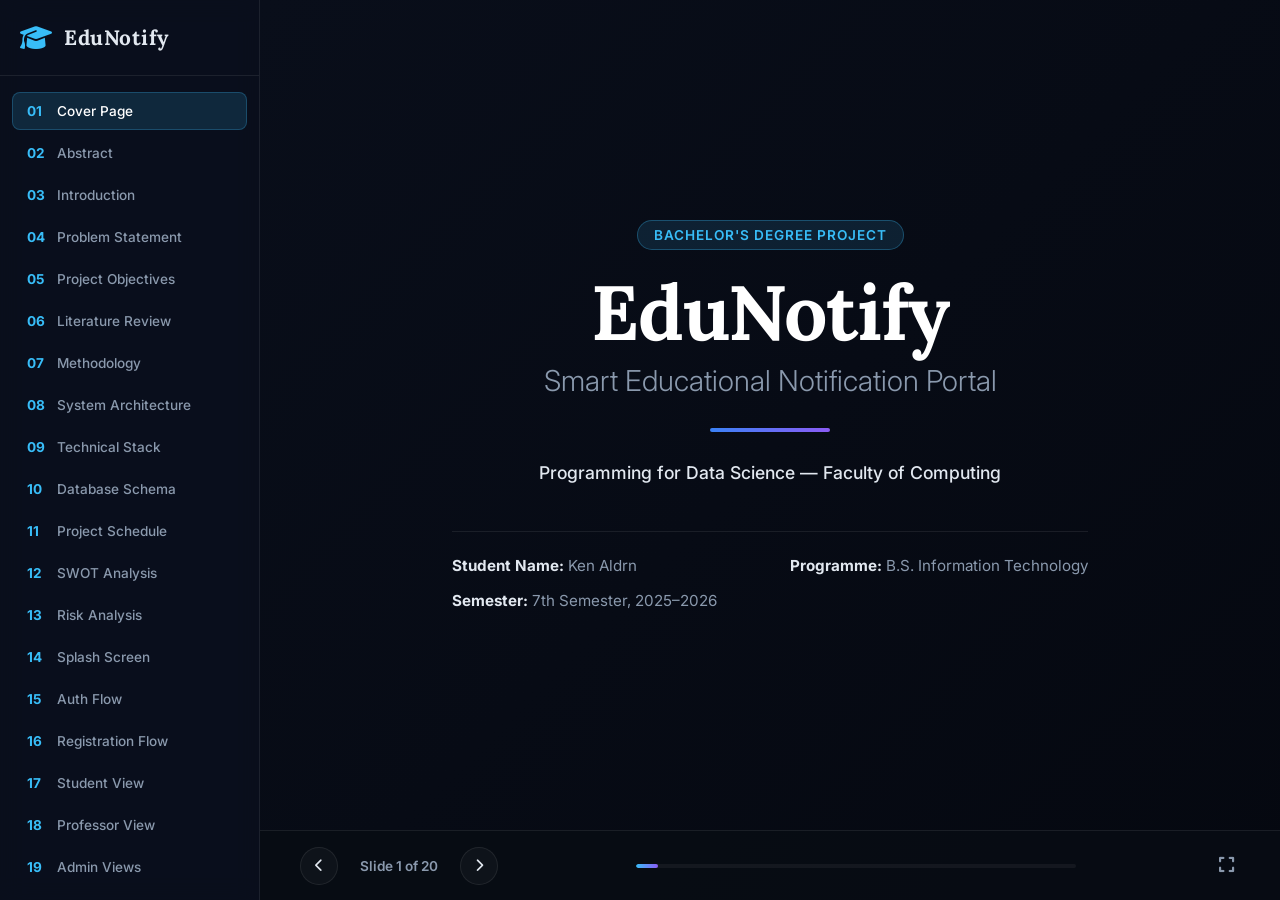
<file: presentation.html>
<!DOCTYPE html>
<html lang="en">
<head>
    <meta charset="UTF-8">
    <meta name="viewport" content="width=device-width, initial-scale=1.0">
    <title>EduNotify Presentation – Smart Educational Notification Portal</title>
    <link href="https://fonts.googleapis.com/css2?family=Lora:ital,wght@0,400;0,600;0,700;1,400&family=Inter:wght@300;400;500;600;700&display=swap" rel="stylesheet">
    <link rel="stylesheet" href="https://cdnjs.cloudflare.com/ajax/libs/font-awesome/6.4.0/css/all.min.css">
    <link rel="stylesheet" href="presentation.css">
</head>
<body>

    <div class="presentation-container">
        
        <!-- Sidebar Navigation -->
        <aside class="presentation-sidebar" id="sidebar">
            <div class="sidebar-header">
                <i class="fa-solid fa-graduation-cap"></i>
                <span>EduNotify</span>
            </div>
            <div class="sidebar-menu" id="sidebar-menu">
                <!-- Javascript will inject list of slides here -->
            </div>
        </aside>

        <!-- Main Slide Area -->
        <main class="slide-viewer">
            
            <div class="slides-container" id="slides-container">
                
                <!-- Slide 1: Cover Page -->
                <section class="slide active" id="slide-1" data-title="Cover Page">
                    <div class="cover-layout">
                        <div class="cover-badge">Bachelor's Degree Project</div>
                        <h1 class="main-title">EduNotify</h1>
                        <p class="main-subtitle">Smart Educational Notification Portal</p>
                        <div class="accent-line"></div>
                        <p class="course-subject">Programming for Data Science — Faculty of Computing</p>
                        <div class="metadata-grid">
                            <div class="meta-item"><strong>Student Name:</strong> Ken Aldrn</div>
                            <div class="meta-item"><strong>Programme:</strong> B.S. Information Technology</div>
                            <div class="meta-item"><strong>Semester:</strong> 7th Semester, 2025–2026</div>
                        </div>
                    </div>
                </section>

                <!-- Slide 2: Abstract / Executive Summary -->
                <section class="slide" id="slide-2" data-title="Abstract">
                    <div class="slide-layout">
                        <h2 class="slide-heading">1. Abstract & Executive Summary</h2>
                        <div class="content-grid col-2">
                            <div class="text-block">
                                <h3 class="highlight-title">The Solution</h3>
                                <p><strong>EduNotify</strong> is a cloud-based, multi-role Smart Notification Portal designed to bridge the communication gap between students, professors, and administrators within academic environments.</p>
                                <p>By organizing notice delivery into tailored role streams, it resolves information fragmentation, delays, and critical missed deadlines.</p>
                            </div>
                            <div class="card-grid">
                                <div class="stat-card blue">
                                    <div class="icon"><i class="fa-solid fa-cloud"></i></div>
                                    <div class="stat-details">
                                        <h4>Cloud Serverless</h4>
                                        <p>Firebase & Vercel integration</p>
                                    </div>
                                </div>
                                <div class="stat-card green">
                                    <div class="icon"><i class="fa-solid fa-user-shield"></i></div>
                                    <div class="stat-details">
                                        <h4>4 User Roles</h4>
                                        <p>Secure authentication & routing</p>
                                    </div>
                                </div>
                                <div class="stat-card purple">
                                    <div class="icon"><i class="fa-solid fa-clock"></i></div>
                                    <div class="stat-details">
                                        <h4>Real-Time Sync</h4>
                                        <p>Live Firestore updates</p>
                                    </div>
                                </div>
                            </div>
                        </div>
                    </div>
                </section>

                <!-- Slide 3: Introduction -->
                <section class="slide" id="slide-3" data-title="Introduction">
                    <div class="slide-layout">
                        <h2 class="slide-heading">2. Introduction & Background</h2>
                        <div class="content-grid col-2">
                            <div class="text-block">
                                <h3>Academic Communication Bottlenecks</h3>
                                <p>Educational institutions generate vast amounts of time-sensitive info daily — exam schedules, deadlines, course revisions, and fee bulletins. Traditional methods like physical notice boards or mass emails fail due to clutter and latency.</p>
                                <ul class="bullet-list">
                                    <li><i class="fa-solid fa-circle-chevron-right text-blue"></i> Physical boards require manual presence</li>
                                    <li><i class="fa-solid fa-circle-chevron-right text-blue"></i> Mass emails suffer from severe spam clutter</li>
                                    <li><i class="fa-solid fa-circle-chevron-right text-blue"></i> Messaging apps lack structure and archiving</li>
                                </ul>
                            </div>
                            <div class="info-box-container">
                                <div class="premium-box">
                                    <h4>Industry Relevance</h4>
                                    <p>Enterprise Student Information Systems (SIS) like Moodle or Canvas are heavy and expensive. EduNotify targets mid-size institutions needing a <strong>rapidly deployable, cost-free, lightweight</strong> notification hub.</p>
                                </div>
                            </div>
                        </div>
                    </div>
                </section>

                <!-- Slide 4: Problem Statement -->
                <section class="slide" id="slide-4" data-title="Problem Statement">
                    <div class="slide-layout">
                        <h2 class="slide-heading">3. Problem Statement & Significance</h2>
                        <div class="content-grid col-2">
                            <div class="text-block">
                                <h3>The Impact of Communication Failures</h3>
                                <p>Missed notice schedules lead directly to missed exams, overdue assignments, and administrative delays. Surveys indicate <strong>67% of university students</strong> miss at least one important notice per semester due to fragmented channels.</p>
                                <h4 class="mt-4">Current System Limitations:</h4>
                                <ul class="bullet-list-tight">
                                    <li><i class="fa-solid fa-xmark text-red"></i> No role-based access control (RBAC)</li>
                                    <li><i class="fa-solid fa-xmark text-red"></i> No persistent notification archive</li>
                                    <li><i class="fa-solid fa-xmark text-red"></i> No centralized user verification auditing</li>
                                    <li><i class="fa-solid fa-xmark text-red"></i> High administrative overhead</li>
                                </ul>
                            </div>
                            <div class="chart-mockup">
                                <h4>Communication Channel Analysis</h4>
                                <div class="bar-chart">
                                    <div class="bar-item">
                                        <span>WhatsApp</span>
                                        <div class="bar-container"><div class="bar-fill red" style="width: 85%">85% Noise</div></div>
                                    </div>
                                    <div class="bar-item">
                                        <span>Emails</span>
                                        <div class="bar-container"><div class="bar-fill orange" style="width: 60%">60% Delayed</div></div>
                                    </div>
                                    <div class="bar-item">
                                        <span>EduNotify</span>
                                        <div class="bar-container"><div class="bar-fill green" style="width: 98%">98% Relevant</div></div>
                                    </div>
                                </div>
                            </div>
                        </div>
                    </div>
                </section>

                <!-- Slide 5: Project Objectives -->
                <section class="slide" id="slide-5" data-title="Project Objectives">
                    <div class="slide-layout">
                        <h2 class="slide-heading">4. Project Objectives</h2>
                        <div class="objectives-grid">
                            <div class="obj-card">
                                <div class="obj-num">01</div>
                                <h3>Secure RBAC</h3>
                                <p>Implement role-based credentials validation and login routing using Firebase Authentication.</p>
                            </div>
                            <div class="obj-card">
                                <div class="obj-num">02</div>
                                <h3>Custom Dashboards</h3>
                                <p>Provide 4 separate interfaces: Student, Professor, Admin, and Super Admin dashboard views.</p>
                            </div>
                            <div class="obj-card">
                                <div class="obj-num">03</div>
                                <h3>Notice Broadcasting</h3>
                                <p>Allow course notice posting by professors and global audience broadcasts by administrative staff.</p>
                            </div>
                            <div class="obj-card">
                                <div class="obj-num">04</div>
                                <h3>Cloud Deployment</h3>
                                <p>Host statically on Vercel Edge CDN with live database bindings and zero infrastructure costs.</p>
                            </div>
                        </div>
                    </div>
                </section>

                <!-- Slide 6: Literature Review -->
                <section class="slide" id="slide-6" data-title="Literature Review">
                    <div class="slide-layout">
                        <h2 class="slide-heading">5. Literature Review & Gap Analysis</h2>
                        <table class="slide-table">
                            <thead>
                                <tr>
                                    <th>System Category</th>
                                    <th>Representative Platform</th>
                                    <th>Core Advantages</th>
                                    <th>Identified Gap / Weakness</th>
                                </tr>
                            </thead>
                            <tbody>
                                <tr>
                                    <td><strong>Enterprise LMS</strong></td>
                                    <td>Moodle, Canvas, Blackboard</td>
                                    <td>Comprehensive feature suites</td>
                                    <td>High cost, steep learning curve, heavy servers</td>
                                </tr>
                                <tr>
                                    <td><strong>Public Cloud LMS</strong></td>
                                    <td>Google Classroom</td>
                                    <td>User-friendly, cost-free</td>
                                    <td>No institutional administrative hierarchy control</td>
                                </tr>
                                <tr>
                                    <td><strong>Social Platforms</strong></td>
                                    <td>WhatsApp, Telegram Groups</td>
                                    <td>Instant delivery, zero setup</td>
                                    <td>No RBAC, unverified posts, no archival structure</td>
                                </tr>
                                <tr class="table-accent">
                                    <td><strong>EduNotify</strong></td>
                                    <td>Custom Cloud Portal</td>
                                    <td>RBAC, modern UI, zero-cost</td>
                                    <td>Early-stage development, lightweight features</td>
                                </tr>
                            </tbody>
                        </table>
                    </div>
                </section>

                <!-- Slide 7: Methodology -->
                <section class="slide" id="slide-7" data-title="Methodology">
                    <div class="slide-layout">
                        <h2 class="slide-heading">6. Proposed Development Methodology</h2>
                        <div class="content-grid col-2">
                            <div class="text-block">
                                <h3>Agile-Inspired Iterative Lifecycle</h3>
                                <p>Developed over a five-week cycle using Agile principles divided into three sprints:</p>
                                <ul class="timeline-list">
                                    <li>
                                        <strong>Sprint 1 (Weeks 1-2): UI/UX Prototyping</strong>
                                        <p>Designing splash animation, forms, and responsive layouts.</p>
                                    </li>
                                    <li>
                                        <strong>Sprint 2 (Week 3): Core Firebase Wiring</strong>
                                        <p>Integrating Auth and Cloud Firestore document read/write handlers.</p>
                                    </li>
                                    <li>
                                        <strong>Sprint 3 (Weeks 4-5): Dashboards & Vercel</strong>
                                        <p>Completing role-specific dashboards, dark theme polishing, and edge CDN deployment.</p>
                                    </li>
                                </ul>
                            </div>
                            <div class="visual-box">
                                <div class="methodology-flow">
                                    <div class="flow-step">Design UI</div>
                                    <div class="flow-arrow"><i class="fa-solid fa-arrow-down"></i></div>
                                    <div class="flow-step">Firebase Integration</div>
                                    <div class="flow-arrow"><i class="fa-solid fa-arrow-down"></i></div>
                                    <div class="flow-step">Dashboards & Routing</div>
                                    <div class="flow-arrow"><i class="fa-solid fa-arrow-down"></i></div>
                                    <div class="flow-step">Deploy & Test</div>
                                </div>
                            </div>
                        </div>
                    </div>
                </section>

                <!-- Slide 8: System Architecture -->
                <section class="slide" id="slide-8" data-title="System Architecture">
                    <div class="slide-layout">
                        <h2 class="slide-heading">7. System Architecture & Flows</h2>
                        <div class="content-grid col-2">
                            <div class="architecture-diagram">
                                <pre class="mono-code">
┌──────────────────────────────────────────────┐
│                  USER BROWSER                │
│  ┌────────────┐  ┌──────────┐  ┌──────────┐  │
│  │ index.html │  │style.css │  │script.js │  │
│  └─────┬──────┘  └──────────┘  └────┬─────┘  │
└────────┼────────────────────────────┼────────┘
         │                            │
         │     Firebase SDK (CDN)     │
         └─────────────┬──────────────┘
                       │
┌──────────────────────▼───────────────────────┐
│              GOOGLE FIREBASE CLOUD           │
│   ┌────────────────────┐ ┌────────────────┐  │
│   │   Firebase Auth    │ │Cloud Firestore │  │
│   │ (Identity Gateway) │ │ (NoSQL Schema) │  │
│   └────────────────────┘ └────────────────┘  │
└──────────────────────────────────────────────┘
                               </pre>
                            </div>
                            <div class="text-block">
                                <h3>Data Pipeline Pipeline</h3>
                                <p><strong>1. Serving:</strong> Vercel hosts static HTML/CSS/JS files, delivered via global edge servers.</p>
                                <p><strong>2. Authentication:</strong> Browser communicates with Firebase Identity servers to validate role login tokens.</p>
                                <p><strong>3. Document Routing:</strong> Profile document fetched by UID from Firestore. Router verifies role matches selection; redirects to proper dashboard.</p>
                            </div>
                        </div>
                    </div>
                </section>

                <!-- Slide 9: Technical Stack -->
                <section class="slide" id="slide-9" data-title="Technical Stack">
                    <div class="slide-layout">
                        <h2 class="slide-heading">8. Technical Implementation Stack</h2>
                        <div class="tech-stack-grid">
                            <div class="tech-card">
                                <div class="tech-icon html5"><i class="fa-brands fa-html5"></i></div>
                                <h3>HTML5</h3>
                                <p>Semantic structures, inputs validation, accessibility attributes.</p>
                            </div>
                            <div class="tech-card">
                                <div class="tech-icon css3"><i class="fa-brands fa-css3-alt"></i></div>
                                <h3>CSS3 Custom</h3>
                                <p>Variables, keyframe animations, glassmorphism filters, responsive grids.</p>
                            </div>
                            <div class="tech-card">
                                <div class="tech-icon js"><i class="fa-brands fa-js"></i></div>
                                <h3>ES2022 JavaScript</h3>
                                <p>Vanilla syntax, async/await bindings, dynamic DOM rendering.</p>
                            </div>
                            <div class="tech-card">
                                <div class="tech-icon firebase"><i class="fa-solid fa-fire"></i></div>
                                <h3>Firebase Cloud</h3>
                                <p>Authentication engine, secure Cloud Firestore NoSQL storage.</p>
                            </div>
                            <div class="tech-card">
                                <div class="tech-icon vercel"><i class="fa-solid fa-triangle-exclamation"></i></div>
                                <h3>Vercel PaaS</h3>
                                <p>Statically compiled edge hosting, auto-build hooks via GitHub.</p>
                            </div>
                        </div>
                    </div>
                </section>

                <!-- Slide 10: Database Schema -->
                <section class="slide" id="slide-10" data-title="Database Schema">
                    <div class="slide-layout">
                        <h2 class="slide-heading">9. NoSQL Firestore Schema Design</h2>
                        <div class="content-grid col-2">
                            <div class="text-block">
                                <h3>The User Schema</h3>
                                <p>Primary Collection: <code>users/{uid}</code></p>
                                <p>Document ID is mapped exactly to the Firebase Authentication UID for high-efficiency, O(1) profile lookups on auth state changes.</p>
                                <h4 class="mt-4">Document Fields:</h4>
                                <ul class="mono-list">
                                    <li><strong>uid:</strong> String (Document key)</li>
                                    <li><strong>firstName:</strong> String (Trimming validated)</li>
                                    <li><strong>lastName:</strong> String (Trimming validated)</li>
                                    <li><strong>email:</strong> String (Auth unique key)</li>
                                    <li><strong>institutionId:</strong> String (Index unique per role)</li>
                                    <li><strong>role:</strong> Enum (student | professor | admin | superadmin)</li>
                                    <li><strong>registered:</strong> Timestamp (Server timestamp)</li>
                                </ul>
                            </div>
                            <div class="visual-box schema-box">
                                <div class="schema-diagram">
                                    <div class="schema-header">Collection: users</div>
                                    <div class="schema-doc">
                                        <strong>Document (UID)</strong>
                                        <pre class="json-code">
{
  "uid": "xKj8m3nPqR...",
  "firstName": "Aisha",
  "lastName": "Rahman",
  "email": "a.rahman@uni.edu",
  "institutionId": "ADM-2026-002",
  "role": "admin",
  "registered": "28/05/2026 15:20"
}
                                        </pre>
                                    </div>
                                </div>
                            </div>
                        </div>
                    </div>
                </section>

                <!-- Slide 11: Work Packages & Timeline -->
                <section class="slide" id="slide-11" data-title="Project Schedule">
                    <div class="slide-layout">
                        <h2 class="slide-heading">10. Work Packages & Project Gantt</h2>
                        <div class="gantt-container">
                            <div class="gantt-header-slide">
                                <div class="task-col">Project Module / Task</div>
                                <div class="weeks-col">
                                    <span>Wk 1</span>
                                    <span>Wk 2</span>
                                    <span>Wk 3</span>
                                    <span>Wk 4</span>
                                    <span>Wk 5</span>
                                </div>
                            </div>
                            <div class="gantt-row-slide">
                                <div class="task-col">Requirements & Architecture</div>
                                <div class="weeks-col"><div class="g-bar bar-1"></div></div>
                            </div>
                            <div class="gantt-row-slide">
                                <div class="task-col">UI Prototyping & Layouts</div>
                                <div class="weeks-col"><div class="g-bar bar-2"></div></div>
                            </div>
                            <div class="gantt-row-slide">
                                <div class="task-col">Firebase Integration & SDK</div>
                                <div class="weeks-col"><div class="g-bar bar-3"></div></div>
                            </div>
                            <div class="gantt-row-slide">
                                <div class="task-col">Dashboard Creation & Routing</div>
                                <div class="weeks-col"><div class="g-bar bar-4"></div></div>
                            </div>
                            <div class="gantt-row-slide">
                                <div class="task-col">Validation, Testing & Deployment</div>
                                <div class="weeks-col"><div class="g-bar bar-5"></div></div>
                            </div>
                        </div>
                    </div>
                </section>

                <!-- Slide 12: SWOT Analysis -->
                <section class="slide" id="slide-12" data-title="SWOT Analysis">
                    <div class="slide-layout">
                        <h2 class="slide-heading">11. SWOT Analysis</h2>
                        <div class="swot-grid-slide">
                            <div class="swot-box-slide strengths">
                                <h3><i class="fa-solid fa-circle-check"></i> Strengths</h3>
                                <ul>
                                    <li>Zero infrastructure cost</li>
                                    <li>Serverless maintenance</li>
                                    <li>Responsive, adaptive layouts</li>
                                    <li>Premium dark glassmorphism</li>
                                </ul>
                            </div>
                            <div class="swot-box-slide weaknesses">
                                <h3><i class="fa-solid fa-circle-exclamation"></i> Weaknesses</h3>
                                <ul>
                                    <li>Client-side code dependency</li>
                                    <li>No offline-mode fallback</li>
                                    <li>Firebase vendor lock-in</li>
                                    <li>Notice CRUD not fully wired</li>
                                </ul>
                            </div>
                            <div class="swot-box-slide opportunities">
                                <h3><i class="fa-solid fa-rocket"></i> Opportunities</h3>
                                <ul>
                                    <li>AI notice smart ranking</li>
                                    <li>PWA offline compilation</li>
                                    <li>Twilio SMS integration</li>
                                    <li>Multi-tenancy structures</li>
                                </ul>
                            </div>
                            <div class="swot-box-slide threats">
                                <h3><i class="fa-solid fa-triangle-exclamation"></i> Threats</h3>
                                <ul>
                                    <li>API key exposure risk</li>
                                    <li>Scale billing pricing tiers</li>
                                    <li>GDPR policy compliance</li>
                                    <li>LMS legacy competitors</li>
                                </ul>
                            </div>
                        </div>
                    </div>
                </section>

                <!-- Slide 13: Risk Analysis -->
                <section class="slide" id="slide-13" data-title="Risk Analysis">
                    <div class="slide-layout">
                        <h2 class="slide-heading">12. Risk Analysis & Mitigation</h2>
                        <table class="slide-table text-sm">
                            <thead>
                                <tr>
                                    <th>Risk Factor</th>
                                    <th>Impact</th>
                                    <th>Likelihood</th>
                                    <th>Mitigation Strategy</th>
                                </tr>
                            </thead>
                            <tbody>
                                <tr>
                                    <td><strong>Firebase Spark Quota limits</strong></td>
                                    <td>High</td>
                                    <td>Medium</td>
                                    <td>Implement client-side session caching; move to Blaze scale tier when active users exceed 500.</td>
                                </tr>
                                <tr>
                                    <td><strong>Unauthorised role escalation</strong></td>
                                    <td>Critical</td>
                                    <td>Low</td>
                                    <td>Enforce server-side security checks directly inside Firestore DB Security Rules, not only in browser routing.</td>
                                </tr>
                                <tr>
                                    <td><strong>Firebase API Key exposure</strong></td>
                                    <td>High</td>
                                    <td>Medium</td>
                                    <td>Configure strict domain locks inside the Google Cloud Console to only allow connections from vercel.app.</td>
                                </tr>
                                <tr>
                                    <td><strong>Cross-browser compatibility</strong></td>
                                    <td>Medium</td>
                                    <td>Medium</td>
                                    <td>Perform browser automated testing on Edge, Chrome, Safari; integrate CSS custom properties fallbacks.</td>
                                </tr>
                            </tbody>
                        </table>
                    </div>
                </section>

                <!-- Slide 14: System Screens - Splash Screen -->
                <section class="slide" id="slide-14" data-title="Splash Screen">
                    <div class="slide-layout">
                        <h2 class="slide-heading">13. System Screens: Splash Intro</h2>
                        <div class="content-grid col-2">
                            <div class="text-block">
                                <h3>First Impression Branding</h3>
                                <p>Upon loading the portal, users are greeted with a premium, animated splash intro to set the visual tone of the platform.</p>
                                <h4>Key Interactions:</h4>
                                <ul class="bullet-list-tight">
                                    <li><i class="fa-solid fa-check text-blue"></i> Smooth fadeIn animations for cap logo</li>
                                    <li><i class="fa-solid fa-check text-blue"></i> SlideUp typography for brand header</li>
                                    <li><i class="fa-solid fa-check text-blue"></i> Custom 2-stage animated loading progress bar</li>
                                    <li><i class="fa-solid fa-check text-blue"></i> Auto redirection to Auth panel in 3.4 seconds</li>
                                </ul>
                            </div>
                            <div class="screenshot-frame">
                                <img src="screenshots/splash.png" alt="Splash Screen">
                                <div class="screenshot-caption">EduNotify Splash Intro</div>
                            </div>
                        </div>
                    </div>
                </section>

                <!-- Slide 15: System Screens - Login & Selection -->
                <section class="slide" id="slide-15" data-title="Auth Flow">
                    <div class="slide-layout">
                        <h2 class="slide-heading">14. System Screens: Authentication Gate</h2>
                        <div class="content-grid col-2">
                            <div class="screenshot-carousel">
                                <div class="carousel-track">
                                    <div class="carousel-item-slide">
                                        <img src="screenshots/login_role.png" alt="Role Selection">
                                        <div class="screenshot-caption">Step 1: Role Selection Grid</div>
                                    </div>
                                    <div class="carousel-item-slide">
                                        <img src="screenshots/login_credentials.png" alt="Credentials Form">
                                        <div class="screenshot-caption">Step 2: Credentials Form View</div>
                                    </div>
                                </div>
                            </div>
                            <div class="text-block">
                                <h3>Secure Role Selection Routing</h3>
                                <p>Bypassing credentials check for incorrect roles via a multi-step login flow.</p>
                                <h4>Security Features:</h4>
                                <ul class="bullet-list-tight">
                                    <li><strong>1. Explicit Role Grid:</strong> Users click their role (Student, Professor, Admin, Super Admin) with targeted hover feedback.</li>
                                    <li><strong>2. Badge Context:</strong> The login form updates dynamically showing the selected role badge.</li>
                                    <li><strong>3. Password Toggle:</strong> Built-in password visibility helper.</li>
                                    <li><strong>4. Session Persistence:</strong> "Remember me" options.</li>
                                </ul>
                            </div>
                        </div>
                    </div>
                </section>

                <!-- Slide 16: System Screens - Registration Flow -->
                <section class="slide" id="slide-16" data-title="Registration Flow">
                    <div class="slide-layout">
                        <h2 class="slide-heading">15. System Screens: Registration Flow</h2>
                        <div class="content-grid col-2">
                            <div class="text-block">
                                <h3>Account Profile Provisioning</h3>
                                <p>A role-aware sign-up workflow that creates the Firebase Authentication account and automatically initializes a Firestore profile document.</p>
                                <h4>Data Validations:</h4>
                                <ul class="bullet-list-tight">
                                    <li><i class="fa-solid fa-shield text-blue"></i> Trims all inputs to remove whitespaces</li>
                                    <li><i class="fa-solid fa-shield text-blue"></i> Email verification validation format checks</li>
                                    <li><i class="fa-solid fa-shield text-blue"></i> Minimum password security limits (8+ chars)</li>
                                    <li><i class="fa-solid fa-shield text-blue"></i> Unique Institution ID query checks on Firestore</li>
                                </ul>
                            </div>
                            <div class="screenshot-carousel">
                                <div class="carousel-track">
                                    <div class="carousel-item-slide">
                                        <img src="screenshots/register_role.png" alt="Register Role">
                                        <div class="screenshot-caption">Step 1: Selecting Registration Role</div>
                                    </div>
                                    <div class="carousel-item-slide">
                                        <img src="screenshots/register_form.png" alt="Register Form">
                                        <div class="screenshot-caption">Step 2: Profile Forms Fields</div>
                                    </div>
                                </div>
                            </div>
                        </div>
                    </div>
                </section>

                <!-- Slide 17: System Screens - Student Dashboard -->
                <section class="slide" id="slide-17" data-title="Student View">
                    <div class="slide-layout">
                        <h2 class="slide-heading">16. Student Dashboard</h2>
                        <div class="content-grid col-2">
                            <div class="screenshot-frame">
                                <img src="screenshots/dash_student.png" alt="Student Dashboard">
                                <div class="screenshot-caption">Student Overview Portal View</div>
                            </div>
                            <div class="text-block">
                                <h3>Academic Schedule & Alerts</h3>
                                <p>Personalized student home hub serving essential notifications and scheduling metrics.</p>
                                <h4>Key Elements:</h4>
                                <ul class="bullet-list-tight">
                                    <li><strong>Stat Cards:</strong> Gradient icon blocks highlighting Active Courses (6), Unread Notices (3), Exams (2), GPA (82%).</li>
                                    <li><strong>Recent Notices:</strong> Filtered urgent/deadline streams (Mid-terms, Library hours).</li>
                                    <li><strong>This Week Schedule:</strong> Timetable display showing courses, room allocations, and professors.</li>
                                </ul>
                            </div>
                        </div>
                    </div>
                </section>

                <!-- Slide 18: System Screens - Professor Dashboard -->
                <section class="slide" id="slide-18" data-title="Professor View">
                    <div class="slide-layout">
                        <h2 class="slide-heading">17. Professor Dashboard</h2>
                        <div class="content-grid col-2">
                            <div class="text-block">
                                <h3>Course Oversight & Notice Posting</h3>
                                <p>Facilitates announcements creation and course listing for academic staff.</p>
                                <h4>Key Actions:</h4>
                                <ul class="bullet-list-tight">
                                    <li><strong>Course Lists:</strong> Responsive lists displaying student count and timing tags.</li>
                                    <li><strong>Post Notice Form:</strong> Interface to choose targeted course, write headline text, type notices body detail, and sync to DB.</li>
                                    <li><strong>Action Feedback:</strong> Toast notifications immediately alert the user upon successful postings.</li>
                                </ul>
                            </div>
                            <div class="screenshot-frame">
                                <img src="screenshots/dash_professor.png" alt="Professor Dashboard">
                                <div class="screenshot-caption">Professor Overview Portal View</div>
                            </div>
                        </div>
                    </div>
                </section>

                <!-- Slide 19: System Screens - Admin Dashboards -->
                <section class="slide" id="slide-19" data-title="Admin Views">
                    <div class="slide-layout">
                        <h2 class="slide-heading">18. Admin & Super Admin Views</h2>
                        <div class="content-grid col-2">
                            <div class="screenshot-carousel">
                                <div class="carousel-track">
                                    <div class="carousel-item-slide">
                                        <img src="screenshots/dash_admin.png" alt="Admin Dashboard">
                                        <div class="screenshot-caption">Admin View: Broadcasting notices</div>
                                    </div>
                                    <div class="carousel-item-slide">
                                        <img src="screenshots/dash_superadmin.png" alt="Super Admin Dashboard">
                                        <div class="screenshot-caption">Super Admin View: Firebase Live Users</div>
                                    </div>
                                </div>
                            </div>
                            <div class="text-block">
                                <h3>System Operations Control</h3>
                                <p>Management dashboards for system-wide auditing and oversight.</p>
                                <h4>Key Functions:</h4>
                                <ul class="bullet-list-tight">
                                    <li><strong>Recent Registrations:</strong> Table displaying new profile updates, roles, and status tags.</li>
                                    <li><strong>Global Broadcasts:</strong> Interface to target audiences (All, Students, Faculty).</li>
                                    <li><strong>Firebase Live Users:</strong> Super Admin real-time table displaying auth logs, and registration stats.</li>
                                    <li><strong>Cloud Status:</strong> Live service uptime checks.</li>
                                </ul>
                            </div>
                        </div>
                    </div>
                </section>

                <!-- Slide 20: Performance & Conclusion -->
                <section class="slide" id="slide-20" data-title="Conclusion">
                    <div class="slide-layout">
                        <h2 class="slide-heading">19. Results, Future Scope & Conclusion</h2>
                        <div class="content-grid col-2">
                            <div class="text-block">
                                <h3>Core Achievements</h3>
                                <p>EduNotify successfully demonstrates a modern, role-aware academic notification pipeline deployable at zero hosting cost.</p>
                                <h4>Future Roadmap:</h4>
                                <ul class="bullet-list-tight">
                                    <li><i class="fa-solid fa-circle-nodes text-blue"></i> Full CRUD database listeners (onSnapshot)</li>
                                    <li><i class="fa-solid fa-circle-nodes text-blue"></i> PWA conversion for offline push updates</li>
                                    <li><i class="fa-solid fa-circle-nodes text-blue"></i> SMS integration using Cloud Functions</li>
                                    <li><i class="fa-solid fa-circle-nodes text-blue"></i> AI notice prioritization (tfjs models)</li>
                                </ul>
                            </div>
                            <div class="visual-box flex-center">
                                <div class="conclusion-badge">
                                    <i class="fa-solid fa-certificate"></i>
                                    <h3>Project Status</h3>
                                    <p class="status-live">● LIVE & DEPLOYED</p>
                                    <p class="project-url">edunotify.vercel.app</p>
                                </div>
                            </div>
                        </div>
                    </div>
                </section>

            </div>

            <!-- Slide Navigation / Controls -->
            <footer class="slide-controls">
                <div class="control-left">
                    <button class="nav-btn" id="prev-btn" title="Previous Slide (Left Arrow)"><i class="fa-solid fa-chevron-left"></i></button>
                    <span class="slide-index" id="slide-index">Slide 1 of 20</span>
                    <button class="nav-btn" id="next-btn" title="Next Slide (Right Arrow/Space)"><i class="fa-solid fa-chevron-right"></i></button>
                </div>
                <div class="control-center">
                    <div class="progress-bar-container">
                        <div class="progress-bar-fill" id="progress-bar"></div>
                    </div>
                </div>
                <div class="control-right">
                    <button class="control-action" id="fullscreen-btn" title="Toggle Fullscreen (F)"><i class="fa-solid fa-expand"></i></button>
                </div>
            </footer>

        </main>

    </div>

    <script src="presentation.js"></script>
</body>
</html>
</file>
<file: presentation.css>
/* ============================================================
   EDUNOTIFY PRESENTATION DECK — CSS STYLESHEET
   ============================================================ */

:root {
    --bg-dark:       #080c14;
    --bg-card:       rgba(20, 27, 45, 0.6);
    --border-glass:  rgba(255, 255, 255, 0.08);
    --text-primary:  #e2e8f0;
    --text-muted:    #8a99ad;
    --text-highlight:#38bdf8;
    
    --blue:          #3b82f6;
    --green:         #10b981;
    --purple:        #8b5cf6;
    --red:           #ef4444;
    --orange:        #f59e0b;
    --gold:          #fbbf24;
    
    --font-serif:    'Lora', Georgia, serif;
    --font-sans:     'Inter', system-ui, sans-serif;
    --sidebar-w:     260px;
}

*, *::before, *::after {
    margin: 0;
    padding: 0;
    box-sizing: border-box;
}

body {
    font-family: var(--font-sans);
    background-color: var(--bg-dark);
    color: var(--text-primary);
    width: 100vw;
    height: 100vh;
    overflow: hidden;
    display: flex;
}

.presentation-container {
    display: flex;
    width: 100%;
    height: 100%;
    position: relative;
}

/* ============================================================
   SIDEBAR NAVIGATION
   ============================================================ */
.presentation-sidebar {
    width: var(--sidebar-w);
    height: 100%;
    background: rgba(10, 15, 30, 0.8);
    backdrop-filter: blur(12px);
    border-right: 1px solid var(--border-glass);
    display: flex;
    flex-direction: column;
    flex-shrink: 0;
    z-index: 10;
    transition: transform 0.3s ease;
}

.sidebar-header {
    padding: 24px 20px;
    display: flex;
    align-items: center;
    gap: 12px;
    border-bottom: 1px solid var(--border-glass);
}

.sidebar-header i {
    font-size: 1.6rem;
    color: var(--text-highlight);
}

.sidebar-header span {
    font-family: var(--font-serif);
    font-size: 1.3rem;
    font-weight: 700;
    letter-spacing: 0.5px;
}

.sidebar-menu {
    flex: 1;
    overflow-y: auto;
    padding: 16px 12px;
    display: flex;
    flex-direction: column;
    gap: 4px;
}

.sidebar-item {
    display: flex;
    align-items: center;
    gap: 10px;
    padding: 10px 14px;
    border-radius: 8px;
    font-size: 0.85rem;
    font-weight: 500;
    color: var(--text-muted);
    text-decoration: none;
    cursor: pointer;
    transition: all 0.2s ease;
    border: 1px solid transparent;
}

.sidebar-item:hover {
    color: var(--text-primary);
    background: rgba(255, 255, 255, 0.04);
}

.sidebar-item.active {
    color: #fff;
    background: rgba(56, 189, 248, 0.15);
    border-color: rgba(56, 189, 248, 0.25);
}

.sidebar-item span.item-num {
    font-weight: 700;
    color: var(--text-highlight);
    width: 20px;
}

/* ============================================================
   MAIN SLIDE VIEWER
   ============================================================ */
.slide-viewer {
    flex: 1;
    height: 100%;
    display: flex;
    flex-direction: column;
    position: relative;
    background: linear-gradient(135deg, #090e1a 0%, #050810 100%);
}

.slides-container {
    flex: 1;
    position: relative;
    overflow: hidden;
    padding: 40px;
}

/* ============================================================
   SLIDE STATES & ANIMATIONS
   ============================================================ */
.slide {
    display: none;
    width: 100%;
    height: 100%;
    position: absolute;
    top: 0; left: 0;
    padding: 40px 60px;
}

.slide.active {
    display: flex;
    flex-direction: column;
    animation: slideFadeIn 0.5s cubic-bezier(0.16, 1, 0.3, 1) forwards;
}

@keyframes slideFadeIn {
    from {
        opacity: 0;
        transform: scale(0.98) translateY(10px);
    }
    to {
        opacity: 1;
        transform: scale(1) translateY(0);
    }
}

/* ============================================================
   SLIDE LAYOUTS
   ============================================================ */
.slide-layout {
    display: flex;
    flex-direction: column;
    height: 100%;
    width: 100%;
}

.slide-heading {
    font-family: var(--font-serif);
    font-size: 2.2rem;
    font-weight: 700;
    margin-bottom: 24px;
    color: #fff;
    position: relative;
    padding-bottom: 12px;
}

.slide-heading::after {
    content: '';
    position: absolute;
    bottom: 0; left: 0;
    width: 60px; height: 3px;
    background: var(--text-highlight);
    border-radius: 2px;
}

.content-grid {
    display: grid;
    gap: 32px;
    flex: 1;
    align-items: center;
}

.content-grid.col-2 {
    grid-template-columns: 1.2fr 1fr;
}

/* ============================================================
   SLIDE 1: COVER LAYOUT
   ============================================================ */
.cover-layout {
    display: flex;
    flex-direction: column;
    justify-content: center;
    align-items: center;
    height: 100%;
    text-align: center;
}

.cover-badge {
    background: rgba(56, 189, 248, 0.12);
    border: 1px solid rgba(56, 189, 248, 0.3);
    color: var(--text-highlight);
    padding: 6px 16px;
    border-radius: 20px;
    font-size: 0.85rem;
    font-weight: 600;
    letter-spacing: 1px;
    text-transform: uppercase;
    margin-bottom: 20px;
}

.main-title {
    font-family: var(--font-serif);
    font-size: 4.8rem;
    font-weight: 700;
    color: #fff;
    line-height: 1.1;
    margin-bottom: 8px;
    letter-spacing: -1px;
}

.main-subtitle {
    font-size: 1.8rem;
    color: var(--text-muted);
    font-weight: 300;
    margin-bottom: 30px;
}

.accent-line {
    width: 120px; height: 4px;
    background: linear-gradient(90deg, var(--blue), var(--purple));
    border-radius: 2px;
    margin-bottom: 30px;
}

.course-subject {
    font-size: 1.1rem;
    font-weight: 500;
    color: var(--text-primary);
    margin-bottom: 48px;
}

.metadata-grid {
    display: grid;
    grid-template-columns: 1fr 1fr;
    gap: 16px 40px;
    max-width: 720px;
    border-top: 1px solid var(--border-glass);
    padding-top: 24px;
}

.meta-item {
    font-size: 0.95rem;
    color: var(--text-muted);
    text-align: left;
}

.meta-item strong {
    color: var(--text-primary);
}

/* ============================================================
   TYPOGRAPHY & BLOCKS
   ============================================================ */
.text-block {
    display: flex;
    flex-direction: column;
    gap: 16px;
}

.text-block h3 {
    font-size: 1.45rem;
    color: #fff;
    font-family: var(--font-serif);
}

.text-block p {
    font-size: 0.98rem;
    line-height: 1.6;
    color: var(--text-muted);
}

.text-block p strong {
    color: var(--text-primary);
}

.bullet-list, .bullet-list-tight {
    list-style: none;
    display: flex;
    flex-direction: column;
}

.bullet-list { gap: 14px; margin-top: 8px; }
.bullet-list-tight { gap: 10px; margin-top: 6px; }

.bullet-list li, .bullet-list-tight li {
    font-size: 0.93rem;
    line-height: 1.5;
    color: var(--text-muted);
    display: flex;
    align-items: flex-start;
    gap: 12px;
}

.bullet-list li i, .bullet-list-tight li i {
    margin-top: 3px;
    font-size: 0.9rem;
}

.mono-list {
    list-style: none;
    display: flex;
    flex-direction: column;
    gap: 8px;
    margin-top: 6px;
    font-family: 'Courier New', Courier, monospace;
}

.mono-list li {
    font-size: 0.88rem;
    color: var(--text-muted);
}

.mono-list li strong {
    color: var(--text-highlight);
}

.text-blue { color: var(--blue); }
.text-red { color: var(--red); }
.mt-4 { margin-top: 16px; }

/* ============================================================
   CARDS & MOCKUPS
   ============================================================ */
.card-grid {
    display: flex;
    flex-direction: column;
    gap: 14px;
}

.stat-card {
    background: var(--bg-card);
    border: 1px solid var(--border-glass);
    border-radius: 12px;
    padding: 16px 20px;
    display: flex;
    align-items: center;
    gap: 16px;
    transition: transform 0.2s;
}

.stat-card:hover {
    transform: translateY(-2px);
}

.stat-card .icon {
    width: 48px; height: 48px;
    border-radius: 50%;
    display: flex;
    align-items: center;
    justify-content: center;
    font-size: 1.25rem;
}

.stat-card.blue .icon { background: rgba(59, 130, 246, 0.1); color: var(--blue); }
.stat-card.green .icon { background: rgba(16, 185, 129, 0.1); color: var(--green); }
.stat-card.purple .icon { background: rgba(139, 92, 246, 0.1); color: var(--purple); }

.stat-details h4 {
    font-size: 1rem;
    font-weight: 600;
    color: #fff;
    margin-bottom: 2px;
}

.stat-details p {
    font-size: 0.82rem;
    color: var(--text-muted);
}

.premium-box {
    background: linear-gradient(135deg, rgba(56, 189, 248, 0.08) 0%, rgba(139, 92, 246, 0.08) 100%);
    border: 1px solid rgba(56, 189, 248, 0.15);
    border-radius: 16px;
    padding: 28px;
    height: 100%;
    display: flex;
    flex-direction: column;
    justify-content: center;
    gap: 12px;
}

.premium-box h4 {
    font-family: var(--font-serif);
    font-size: 1.3rem;
    color: #fff;
}

.premium-box p {
    font-size: 0.92rem;
    line-height: 1.6;
    color: var(--text-muted);
}

/* ============================================================
   CHART MOCKUP
   ============================================================ */
.chart-mockup {
    background: var(--bg-card);
    border: 1px solid var(--border-glass);
    border-radius: 16px;
    padding: 24px;
    width: 100%;
}

.chart-mockup h4 {
    font-size: 1rem;
    color: #fff;
    margin-bottom: 20px;
    font-weight: 600;
}

.bar-chart {
    display: flex;
    flex-direction: column;
    gap: 16px;
}

.bar-item {
    display: flex;
    flex-direction: column;
    gap: 6px;
}

.bar-item span {
    font-size: 0.82rem;
    color: var(--text-muted);
    font-weight: 500;
}

.bar-container {
    height: 24px;
    width: 100%;
    background: rgba(255, 255, 255, 0.04);
    border-radius: 6px;
    overflow: hidden;
}

.bar-fill {
    height: 100%;
    border-radius: 6px;
    display: flex;
    align-items: center;
    padding-left: 12px;
    font-size: 0.78rem;
    font-weight: 600;
    color: #fff;
}

.bar-fill.red { background: linear-gradient(90deg, #ef4444, #f87171); }
.bar-fill.orange { background: linear-gradient(90deg, #f59e0b, #fbbf24); }
.bar-fill.green { background: linear-gradient(90deg, #10b981, #34d399); }

/* ============================================================
   SLIDE 5: OBJECTIVES GRID
   ============================================================ */
.objectives-grid {
    display: grid;
    grid-template-columns: repeat(4, 1fr);
    gap: 20px;
    flex: 1;
    align-items: center;
}

.obj-card {
    background: var(--bg-card);
    border: 1px solid var(--border-glass);
    border-radius: 16px;
    padding: 24px;
    height: 240px;
    display: flex;
    flex-direction: column;
    justify-content: flex-start;
    transition: transform 0.2s, border-color 0.2s;
}

.obj-card:hover {
    transform: translateY(-4px);
    border-color: rgba(56, 189, 248, 0.3);
}

.obj-num {
    font-family: var(--font-serif);
    font-size: 2.2rem;
    font-weight: 700;
    color: var(--text-highlight);
    margin-bottom: 14px;
    line-height: 1;
}

.obj-card h3 {
    font-size: 1.15rem;
    color: #fff;
    margin-bottom: 10px;
    font-weight: 600;
}

.obj-card p {
    font-size: 0.85rem;
    line-height: 1.5;
    color: var(--text-muted);
}

/* ============================================================
   TABLES
   ============================================================ */
.slide-table {
    width: 100%;
    border-collapse: collapse;
    margin-top: 10px;
    background: var(--bg-card);
    border-radius: 12px;
    overflow: hidden;
    border: 1px solid var(--border-glass);
    font-size: 0.88rem;
}

.slide-table th {
    background: rgba(255, 255, 255, 0.05);
    color: #fff;
    padding: 14px 18px;
    font-weight: 600;
    text-align: left;
    border-bottom: 1px solid var(--border-glass);
}

.slide-table td {
    padding: 12px 18px;
    color: var(--text-muted);
    border-bottom: 1px solid rgba(255, 255, 255, 0.04);
}

.slide-table tr:last-child td {
    border-bottom: none;
}

.slide-table tr.table-accent {
    background: rgba(56, 189, 248, 0.04);
}

.slide-table tr.table-accent td {
    color: var(--text-primary);
}

.slide-table tr.table-accent td strong {
    color: var(--text-highlight);
}

.slide-table.text-sm {
    font-size: 0.82rem;
}

.slide-table.text-sm th, .slide-table.text-sm td {
    padding: 10px 14px;
}

/* ============================================================
   METHODOLOGY FLOW & VISUALS
   ============================================================ */
.timeline-list {
    list-style: none;
    display: flex;
    flex-direction: column;
    gap: 16px;
}

.timeline-list li {
    position: relative;
    padding-left: 20px;
    border-left: 2px solid var(--border-glass);
}

.timeline-list li::before {
    content: '';
    position: absolute;
    left: -6px; top: 4px;
    width: 10px; height: 10px;
    border-radius: 50%;
    background: var(--text-highlight);
}

.timeline-list li strong {
    display: block;
    font-size: 0.95rem;
    color: #fff;
    margin-bottom: 4px;
}

.timeline-list li p {
    font-size: 0.85rem;
    color: var(--text-muted);
}

.visual-box {
    display: flex;
    justify-content: center;
    align-items: center;
    background: var(--bg-card);
    border: 1px solid var(--border-glass);
    border-radius: 16px;
    padding: 24px;
    height: 100%;
}

.visual-box.flex-center {
    display: flex;
    justify-content: center;
    align-items: center;
}

.methodology-flow {
    display: flex;
    flex-direction: column;
    align-items: center;
    gap: 8px;
    width: 100%;
    max-width: 280px;
}

.flow-step {
    width: 100%;
    background: rgba(255, 255, 255, 0.03);
    border: 1px solid var(--border-glass);
    border-radius: 8px;
    padding: 12px;
    text-align: center;
    font-size: 0.85rem;
    font-weight: 600;
    color: var(--text-primary);
}

.flow-arrow {
    font-size: 0.9rem;
    color: var(--text-muted);
}

/* ============================================================
   CODE AND DIAGRAMS
   ============================================================ */
.architecture-diagram {
    background: #04060b;
    border: 1px solid var(--border-glass);
    border-radius: 12px;
    padding: 16px;
    overflow-x: auto;
}

.mono-code {
    font-family: 'Courier New', Courier, monospace;
    font-size: 0.8rem;
    color: var(--text-highlight);
    line-height: 1.4;
}

.json-code {
    font-family: 'Courier New', Courier, monospace;
    font-size: 0.78rem;
    color: #34d399;
    line-height: 1.4;
    background: rgba(0, 0, 0, 0.2);
    padding: 12px;
    border-radius: 6px;
    border: 1px solid rgba(255, 255, 255, 0.04);
}

/* ============================================================
   TECH STACK GRID
   ============================================================ */
.tech-stack-grid {
    display: grid;
    grid-template-columns: repeat(5, 1fr);
    gap: 16px;
    flex: 1;
    align-items: center;
}

.tech-card {
    background: var(--bg-card);
    border: 1px solid var(--border-glass);
    border-radius: 16px;
    padding: 20px 16px;
    text-align: center;
    height: 220px;
    display: flex;
    flex-direction: column;
    align-items: center;
    justify-content: flex-start;
}

.tech-icon {
    font-size: 2.2rem;
    margin-bottom: 14px;
}

.tech-icon.html5 { color: #f97316; }
.tech-icon.css3 { color: #3b82f6; }
.tech-icon.js { color: #eab308; }
.tech-icon.firebase { color: #fb923c; }
.tech-icon.vercel { color: #fff; }

.tech-card h3 {
    font-size: 1rem;
    color: #fff;
    margin-bottom: 8px;
    font-weight: 600;
}

.tech-card p {
    font-size: 0.78rem;
    line-height: 1.4;
    color: var(--text-muted);
}

/* ============================================================
   SCHEMA DESIGN
   ============================================================ */
.schema-box {
    padding: 16px;
}

.schema-diagram {
    width: 100%;
    background: rgba(0, 0, 0, 0.15);
    border-radius: 10px;
    overflow: hidden;
    border: 1px solid var(--border-glass);
}

.schema-header {
    background: rgba(255, 255, 255, 0.04);
    padding: 10px 16px;
    font-size: 0.85rem;
    font-weight: 600;
    color: var(--text-highlight);
    border-bottom: 1px solid var(--border-glass);
}

.schema-doc {
    padding: 16px;
    display: flex;
    flex-direction: column;
    gap: 10px;
}

.schema-doc strong {
    font-size: 0.82rem;
    color: var(--text-muted);
}

/* ============================================================
   SLIDE 11: GANTT CHART
   ============================================================ */
.gantt-container {
    background: var(--bg-card);
    border: 1px solid var(--border-glass);
    border-radius: 16px;
    padding: 24px;
    display: flex;
    flex-direction: column;
    gap: 12px;
    margin-top: 10px;
}

.gantt-header-slide, .gantt-row-slide {
    display: flex;
    align-items: center;
    font-size: 0.88rem;
}

.gantt-header-slide {
    font-weight: 600;
    color: #fff;
    border-bottom: 1px solid var(--border-glass);
    padding-bottom: 10px;
    margin-bottom: 4px;
}

.gantt-row-slide {
    padding: 8px 0;
    border-bottom: 1px solid rgba(255, 255, 255, 0.03);
}

.gantt-row-slide:last-child {
    border-bottom: none;
}

.task-col {
    width: 240px;
    font-weight: 500;
    color: var(--text-primary);
}

.weeks-col {
    flex: 1;
    display: flex;
    position: relative;
    height: 20px;
}

.gantt-header-slide .weeks-col {
    justify-content: space-between;
}

.gantt-header-slide .weeks-col span {
    width: 60px;
    text-align: center;
    font-size: 0.78rem;
    color: var(--text-muted);
}

.g-bar {
    height: 100%;
    border-radius: 4px;
    position: absolute;
}

.g-bar.bar-1 { left: 0%;   width: 20%; background: var(--blue); }
.g-bar.bar-2 { left: 0%;   width: 40%; background: var(--green); }
.g-bar.bar-3 { left: 40%;  width: 20%; background: var(--purple); }
.g-bar.bar-4 { left: 40%;  width: 40%; background: var(--orange); }
.g-bar.bar-5 { left: 60%;  width: 40%; background: var(--red); }

/* ============================================================
   SLIDE 12: SWOT GRID
   ============================================================ */
.swot-grid-slide {
    display: grid;
    grid-template-columns: 1fr 1fr;
    gap: 16px;
    flex: 1;
    align-items: center;
}

.swot-box-slide {
    background: var(--bg-card);
    border: 1px solid var(--border-glass);
    border-radius: 12px;
    padding: 16px 20px;
    height: 180px;
    display: flex;
    flex-direction: column;
    gap: 8px;
}

.swot-box-slide h3 {
    font-size: 1.1rem;
    font-weight: 600;
    display: flex;
    align-items: center;
    gap: 8px;
}

.swot-box-slide.strengths h3 { color: var(--green); }
.swot-box-slide.weaknesses h3 { color: var(--red); }
.swot-box-slide.opportunities h3 { color: var(--blue); }
.swot-box-slide.threats h3 { color: var(--orange); }

.swot-box-slide ul {
    list-style: none;
    display: flex;
    flex-direction: column;
    gap: 6px;
    padding-left: 4px;
}

.swot-box-slide li {
    font-size: 0.8rem;
    color: var(--text-muted);
    position: relative;
    padding-left: 14px;
}

.swot-box-slide li::before {
    content: '•';
    position: absolute;
    left: 0;
    color: var(--text-highlight);
}

/* ============================================================
   SCREENSHOT INTEGRATIONS
   ============================================================ */
.screenshot-frame {
    background: rgba(0, 0, 0, 0.4);
    border: 1.5px solid var(--border-glass);
    border-radius: 12px;
    padding: 8px;
    display: flex;
    flex-direction: column;
    gap: 8px;
    box-shadow: 0 10px 30px rgba(0,0,0,0.4);
}

.screenshot-frame img {
    width: 100%;
    height: auto;
    border-radius: 6px;
    display: block;
}

.screenshot-caption {
    font-size: 0.78rem;
    color: var(--text-muted);
    text-align: center;
    font-weight: 500;
}

/* ============================================================
   CAROUSEL TRANSITIONS FOR MULTIPLE SCREENSHOTS
   ============================================================ */
.screenshot-carousel {
    width: 100%;
    overflow: hidden;
    position: relative;
    border: 1.5px solid var(--border-glass);
    border-radius: 12px;
    background: rgba(0,0,0,0.4);
    padding: 8px;
    box-shadow: 0 10px 30px rgba(0,0,0,0.4);
}

.carousel-track {
    display: flex;
    width: 200%; /* Fits 2 screenshots */
    transition: transform 0.6s cubic-bezier(0.16, 1, 0.3, 1);
}

.carousel-item-slide {
    width: 50%;
    display: flex;
    flex-direction: column;
    gap: 8px;
    padding: 0 4px;
}

.carousel-item-slide img {
    width: 100%;
    height: auto;
    border-radius: 6px;
    display: block;
}

/* ============================================================
   SLIDE 20: CONCLUSION BADGE
   ============================================================ */
.conclusion-badge {
    background: var(--bg-card);
    border: 1px solid var(--border-glass);
    border-radius: 20px;
    padding: 32px;
    text-align: center;
    max-width: 280px;
    display: flex;
    flex-direction: column;
    align-items: center;
    gap: 12px;
    box-shadow: var(--shadow-lg);
}

.conclusion-badge i {
    font-size: 3rem;
    color: var(--gold);
}

.conclusion-badge h3 {
    font-size: 1.3rem;
    color: #fff;
    font-family: var(--font-serif);
}

.status-live {
    font-size: 0.8rem;
    font-weight: 700;
    color: var(--green);
    letter-spacing: 1px;
}

.project-url {
    font-size: 0.82rem;
    color: var(--text-highlight);
    font-weight: 600;
}

/* ============================================================
   SLIDE CONTROLS (FOOTER)
   ============================================================ */
.slide-controls {
    height: 70px;
    background: rgba(8, 12, 20, 0.95);
    border-top: 1px solid var(--border-glass);
    display: flex;
    align-items: center;
    justify-content: space-between;
    padding: 0 40px;
    z-index: 10;
}

.control-left {
    display: flex;
    align-items: center;
    gap: 16px;
}

.nav-btn {
    background: rgba(255, 255, 255, 0.03);
    border: 1px solid var(--border-glass);
    width: 38px; height: 38px;
    border-radius: 50%;
    display: flex;
    align-items: center;
    justify-content: center;
    color: var(--text-primary);
    cursor: pointer;
    transition: all 0.2s;
}

.nav-btn:hover {
    background: rgba(56, 189, 248, 0.12);
    border-color: rgba(56, 189, 248, 0.3);
    color: var(--text-highlight);
}

.nav-btn:active {
    transform: scale(0.95);
}

.slide-index {
    font-size: 0.85rem;
    font-weight: 600;
    color: var(--text-muted);
    min-width: 90px;
    text-align: center;
}

.control-center {
    flex: 1;
    max-width: 480px;
    padding: 0 20px;
}

.progress-bar-container {
    height: 4px;
    width: 100%;
    background: rgba(255, 255, 255, 0.05);
    border-radius: 2px;
    overflow: hidden;
}

.progress-bar-fill {
    height: 100%;
    width: 5%;
    background: linear-gradient(90deg, var(--text-highlight), var(--purple));
    border-radius: 2px;
    transition: width 0.3s cubic-bezier(0.16, 1, 0.3, 1);
}

.control-right {
    display: flex;
    align-items: center;
}

.control-action {
    background: none;
    border: none;
    color: var(--text-muted);
    font-size: 1.1rem;
    cursor: pointer;
    padding: 6px;
    transition: color 0.2s;
}

.control-action:hover {
    color: var(--text-highlight);
}

/* ============================================================
   RESPONSIVE DESIGN
   ============================================================ */
@media (max-width: 1100px) {
    .presentation-sidebar {
        display: none; /* Auto-collapse sidebar on smaller layouts */
    }
}

@media (max-width: 768px) {
    .slides-container {
        padding: 20px;
    }
    
    .slide {
        padding: 20px 24px;
    }
    
    .slide-heading {
        font-size: 1.6rem;
        margin-bottom: 16px;
    }
    
    .content-grid.col-2 {
        grid-template-columns: 1fr;
        gap: 20px;
    }
    
    .cover-layout .main-title {
        font-size: 3.2rem;
    }
    
    .objectives-grid {
        grid-template-columns: 1fr 1fr;
    }
    
    .tech-stack-grid {
        grid-template-columns: repeat(3, 1fr);
    }
}
</file>
